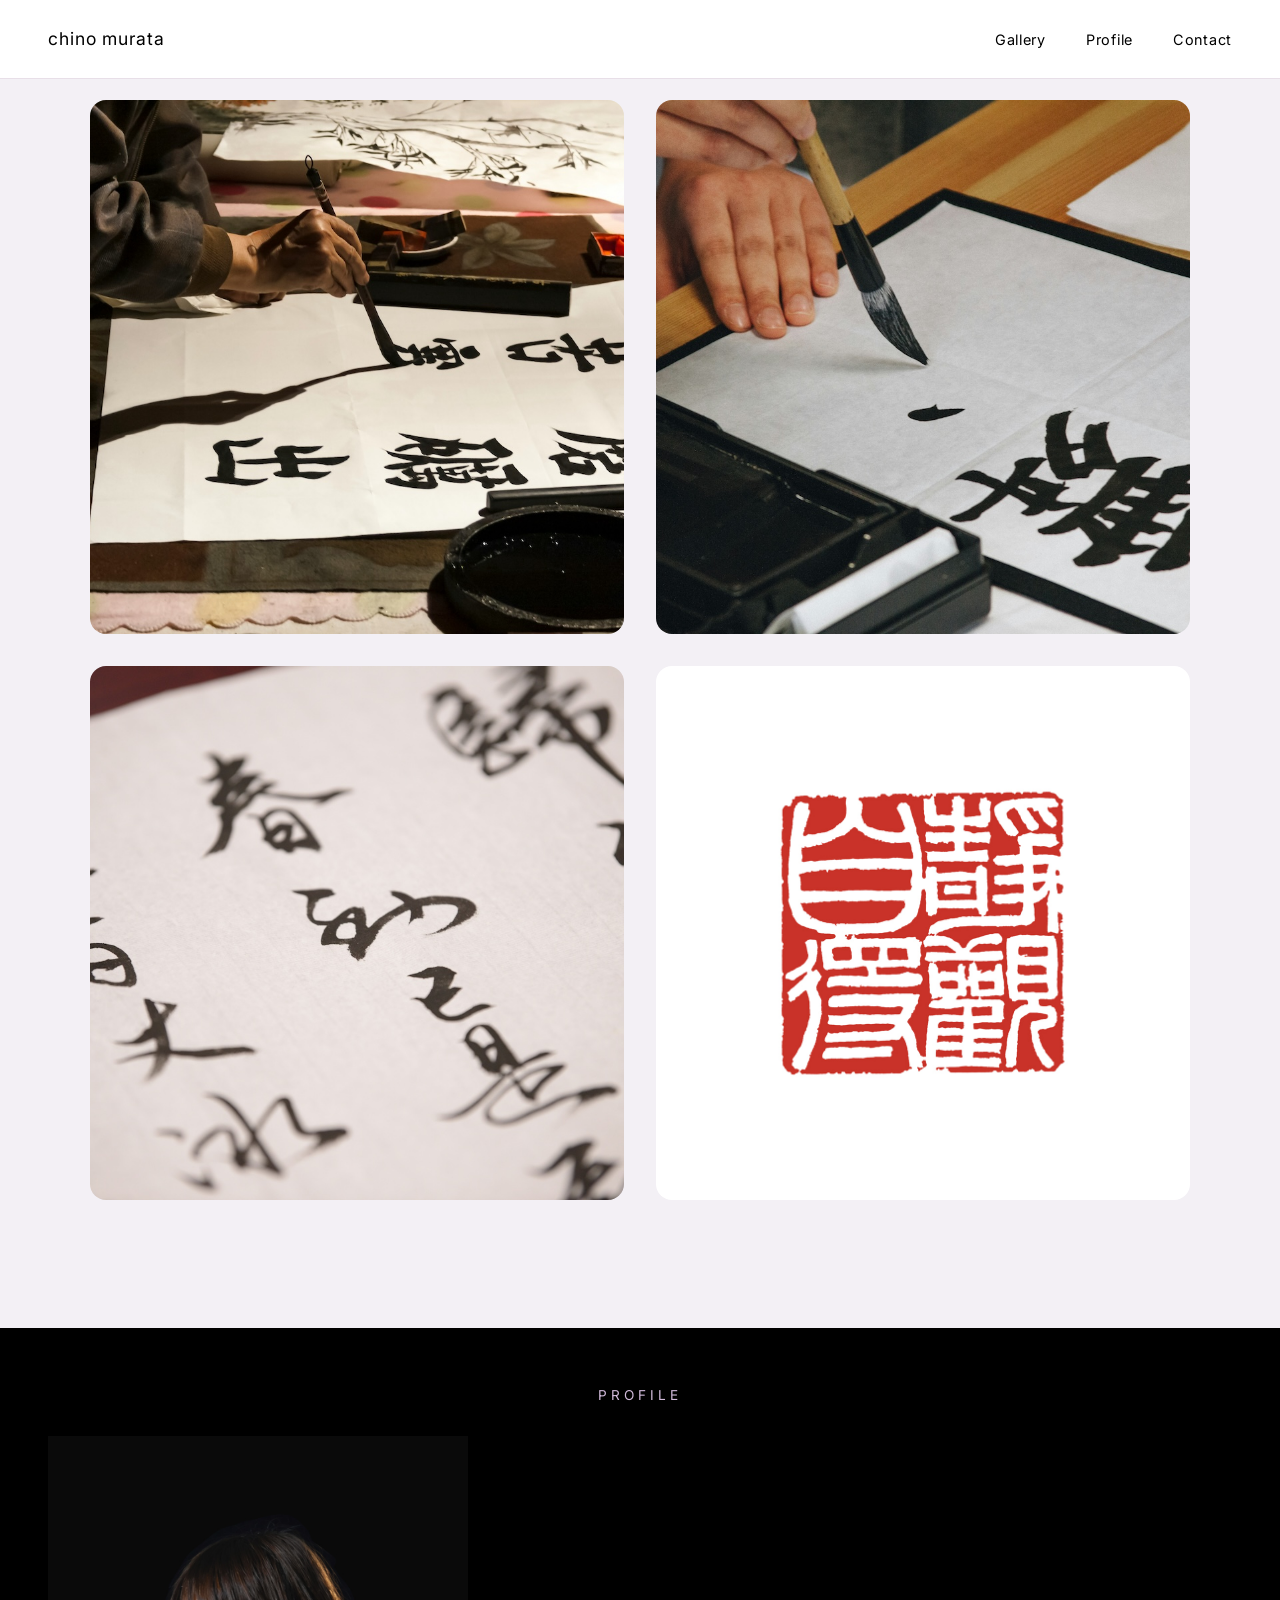
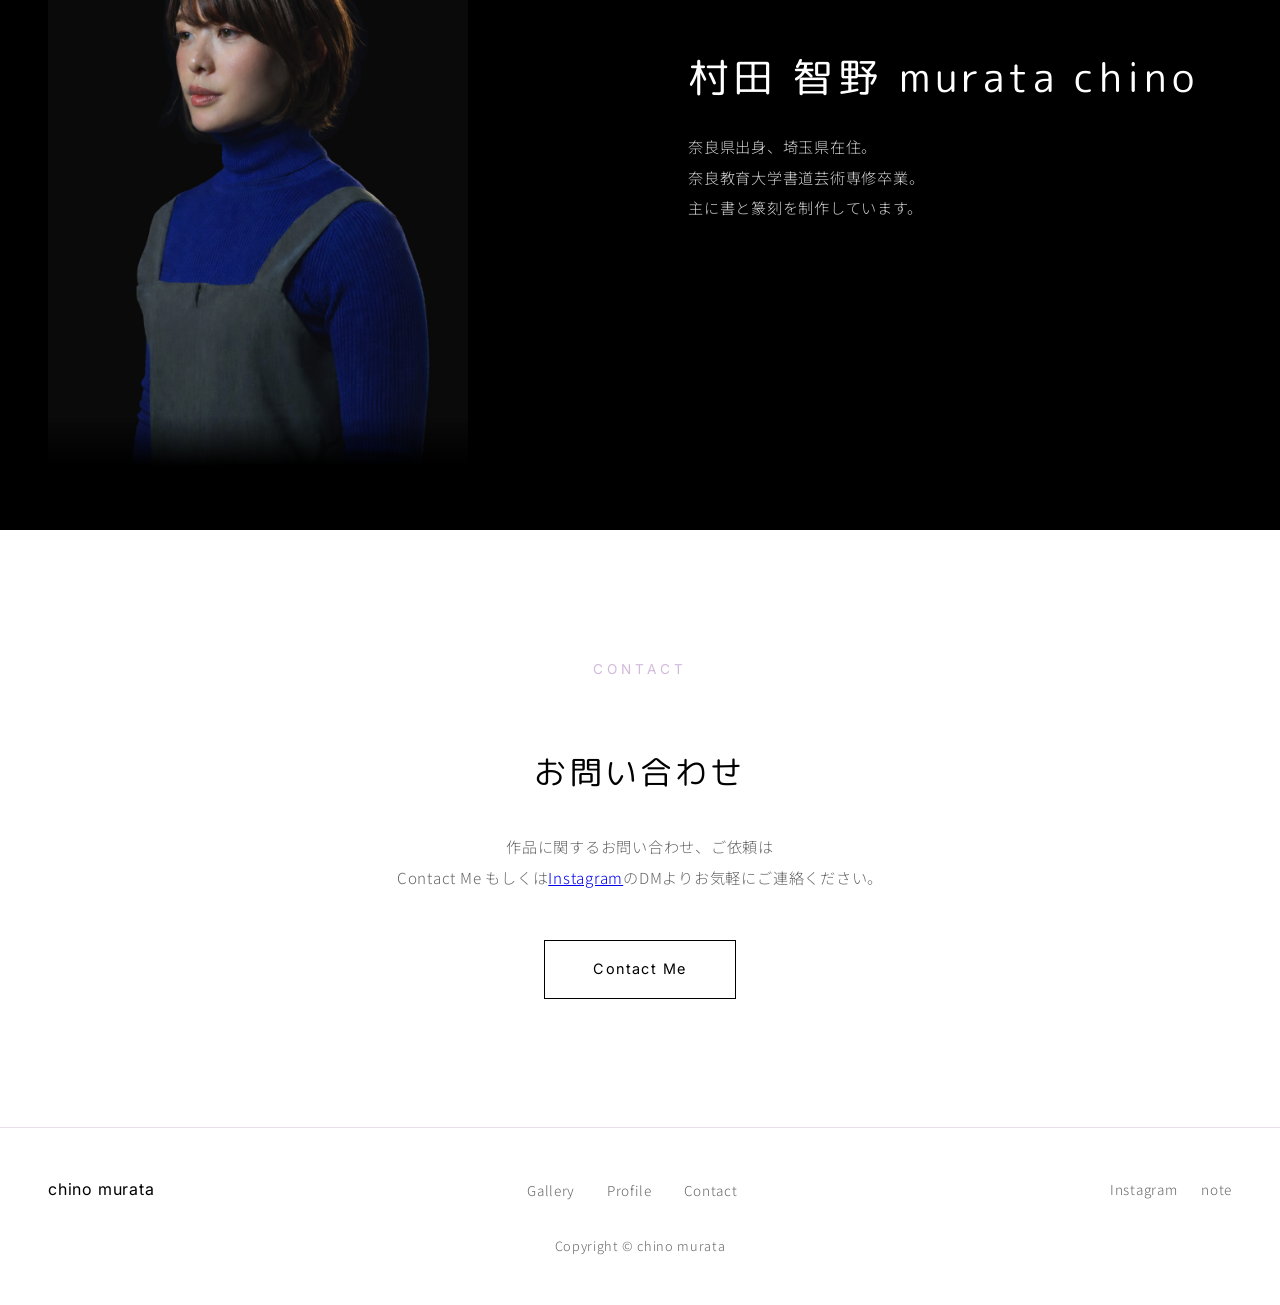
<file: index_backup.html>
<!DOCTYPE html>
<html lang="ja">
<head>
  <meta charset="UTF-8" />
  <meta name="viewport" content="width=device-width, initial-scale=1.0" />
  <title>Chino Murata | 書・篆刻</title>
  <link rel="icon" href="picture/favicon.ico" />
  <link rel="preconnect" href="https://fonts.googleapis.com" />
  <link rel="preconnect" href="https://fonts.gstatic.com" crossorigin />
  <link href="https://fonts.googleapis.com/css2?family=Noto+Sans+JP:wght@300;400;500;600&family=Inter:wght@300;400;500;600&family=M+PLUS+Rounded+1c:wght@400;500&display=swap" rel="stylesheet" />

  <link rel="stylesheet" href="style.css" />
</head>

<body>
  <!-- Header -->
  <header>
    <div class="header-content">
      <a href="#" class="logo">chino murata</a>
      <nav>
        <ul class="nav-list" id="navList">
          <li><a href="#gallery">Gallery</a></li>
          <li><a href="#profile">Profile</a></li>
          <li><a href="#contact">Contact</a></li>
        </ul>
      </nav>
      <button class="mobile-menu-button" id="mobileMenuButton" aria-controls="navList" aria-expanded="false" aria-label="open menu">☰</button>
    </div>
  </header>

  <!-- Gallery Section -->
  <section id="gallery" class="gallery-top">
    <div class="gallery-grid">

      <div class="gallery-item reveal">
        <img src="picture/sample_1.jpg" alt="書道作品1" />
        <div class="gallery-overlay">
          <h3>無題</h3>
        </div>
      </div>

      <div class="gallery-item reveal">
        <img src="picture/sample_2.jpg" alt="書道作品2" loading="lazy"/>
        <div class="gallery-overlay">
          <h3>無題</h3>
        </div>
      </div>

      <div class="gallery-item reveal">
        <img src="picture/sample_3.jpg" alt="書道作品3" loading="lazy"/>
        <div class="gallery-overlay">
          <h3>無題</h3>
        </div>
      </div>

      <div class="gallery-item reveal">
        <img src="picture/seikanjitoku.jpg" alt="書道作品4" loading="lazy"/>
        <div class="gallery-overlay">
          <h3>静観自得</h3>
        </div>
      </div>

    </div>
  </section>

  <!-- Profile Section -->
  <section id="profile" class="profile">
    <div class="section-title profile-title">Profile</div>
    <div class="profile-container">
      <div class="profile-image">
        <img src="picture/1.1_artistphoto.jpg" alt="murata chino" />
      </div>
      <div class="profile-content">
        <h2>村田 智野 murata chino</h2>
        <p>
          奈良県出身、埼玉県在住。<br />
          奈良教育大学書道芸術専修卒業。<br />
          主に書と篆刻を制作しています。
        </p>
      </div>
    </div>
  </section>

  <!-- Contact Section -->
  <section id="contact" class="contact">
    <div class="section-title">Contact</div>
    <div class="contact-content">
      <h2>お問い合わせ</h2>
      <p>
        作品に関するお問い合わせ、ご依頼は<br />
        Contact Me もしくは<a href="https://www.instagram.com/chino_murata/">Instagram</a>のDMよりお気軽にご連絡ください。
      </p>
      <a
        href="https://docs.google.com/forms/d/e/1FAIpQLSfYiP25j410rGIHICzYmb-r6kKbPRrgvNj50Bug_0qsInX5KQ/viewform"
        class="contact-button"
        target="_blank"
        rel="noopener noreferrer"
      >Contact Me</a>    
    </div>
  </section>

  <!-- Footer -->
  <footer>
    <div class="footer-content">
      <a href="#" class="footer-logo">chino murata</a>
      <ul class="footer-nav">
        <li><a href="#gallery">Gallery</a></li>
        <li><a href="#profile">Profile</a></li>
        <li><a href="#contact">Contact</a></li>
      </ul>
      <div class="social-links">
        <a href="https://www.instagram.com/chinomurata/" target="_blank" rel="noopener noreferrer">Instagram</a>
        <a href="https://note.com/chinomurata" target="_blank" rel="noopener noreferrer">note</a>
      </div>
    </div>
    <p class="copyright">Copyright © chino murata</p>
  </footer>

  <script src="script.js" defer></script>
</body>
</html>
</file>
<file: style.css>
:root {
  --black: #000;
  --white: #fff;
  --gray: #666;
  --light-gray: #f5f5f5;
  --lavender: #d1bada;
  --light-lavender: #f0ebf3;
  --border-color: #e8dfe8;

  /* Layout constants */
  --header-height: 54px;
  --section-padding: 8rem 3rem;
}

* {
  margin: 0;
  padding: 0;
  box-sizing: border-box;
}

body {
  font-family: "Noto Sans JP", "Inter", -apple-system, sans-serif;
  background-color: var(--white);
  color: var(--black);
  line-height: 1.7;
}

/* ===================================
   Header
   =================================== */
header {
  position: fixed;
  top: 0;
  left: 0;
  right: 0;
  background: rgba(255, 255, 255, 0.98);
  border-bottom: 1px solid var(--border-color);
  z-index: 1000;
  backdrop-filter: blur(10px);
}

.header-content {
  max-width: 1400px;
  margin: 0 auto;
  padding: 1.5rem 3rem;
  display: flex;
  justify-content: space-between;
  align-items: center;
}

.logo {
  font-family: "Inter", sans-serif;
  font-size: 1.1rem;
  font-weight: 400;
  letter-spacing: 0.05em;
  text-decoration: none;
  color: var(--black);
}

nav ul {
  display: flex;
  gap: 2.5rem;
  list-style: none;
}

nav a {
  font-family: "Inter", sans-serif;
  color: var(--black);
  text-decoration: none;
  font-size: 0.9rem;
  letter-spacing: 0.05em;
  transition: opacity 0.3s ease;
  font-weight: 400;
}

nav a:hover {
  opacity: 0.5;
}

/* ===================================
   Section Common Styles
   =================================== */
section {
  padding: var(--section-padding);
  margin: 0;
  max-width: none;
}

.section-title {
  font-family: "Inter", sans-serif;
  font-size: 0.85rem;
  letter-spacing: 0.3em;
  font-weight: 400;
  margin-bottom: 4rem;
  text-align: center;
  text-transform: uppercase;
  color: var(--lavender);
}

/* ===================================
   Gallery Section
   =================================== */
.gallery-top {
  padding-top: 100px;
  background: #f3f0f5;
}

.gallery-grid {
  display: flex;
  flex-direction: column;
  gap: 24px;
  max-width: 900px;
  margin: 0 auto;
}

.gallery-item {
  position: relative;
  width: 100%;
  aspect-ratio: 1 / 1;
  overflow: hidden;
  cursor: pointer;
  /* Adjustable: 12-20px */
  border-radius: 16px;
  -webkit-tap-highlight-color: transparent;
}

.gallery-overlay {
  position: absolute;
  inset: 0;
  background: rgba(0, 0, 0, 0.55);
  color: #fff;
  display: flex;
  flex-direction: column;
  justify-content: flex-end;
  padding: 1.5rem;
  opacity: 0;
  transition: opacity 0.4s ease
}

.gallery-item img {
  width: 100%;
  height: 100%;
  object-fit: cover;
  transition: transform 0.6s ease;
}

.gallery-item:hover img {
  transform: scale(1.05);
}

/* Apply hover effect only on devices that support hover (desktop) */
@media (hover: hover) and (pointer: fine) {
  .gallery-item:hover .gallery-overlay {
    opacity: 1;
  }
}

/* Mobile: Show overlay on tap */
.gallery-item.is-active .gallery-overlay {
  opacity: 1;
  border-radius: inherit;
}

/* ===================================
   Profile Section
   =================================== */
.profile {
  background: var(--black);
}

.profile-container {
  display: grid;
  grid-template-columns: 1fr 1fr;
  gap: 6rem;
  align-items: center;
  max-width: 1200px;
  margin: 0 auto;
}

.profile-image {
  width: 100%;
}

.profile-image img {
  width: 100%;
  height: auto;
  display: block;

  -webkit-mask-image: linear-gradient(to bottom, #000 0%, #000 92%, transparent 100%);
  mask-image: linear-gradient(to bottom, #000 0%, #000 92%, transparent 100%); 
}

.profile-content h2 {
  font-family: "M PLUS Rounded 1c", "Noto Sans JP", sans-serif;
  font-weight: 400;
  margin-bottom: 2rem;
  color: var(--white);

  white-space: nowrap;
  font-size: clamp(22px, 4.2vw, 40px);
  letter-spacing: clamp(0.01em, 0.6vw, 0.12em);
  line-height: 1.1;

  /* Prevent forced line breaks from overriding nowrap */
  overflow-wrap: normal;
  word-break: normal;
}

.profile-content p {
  font-size: 0.95rem;
  line-height: 2;
  letter-spacing: 0.05em;
  margin-bottom: 1.5rem;
  font-weight: 300;
  color: rgba(255, 255, 255, 0.8);
}

.section-title.profile-title {
  color: var(--lavender);
}

#profile {
  scroll-margin-top: var(--header-height);
  /* top, left/right, bottom */
  padding: 3.5rem 3rem 4rem;
}

#profile .section-title {
  margin-bottom: 1.8rem; 
}

.profile-image {
  max-width: 420px;
}

/* ===================================
   Contact Section
   =================================== */
.contact {
  text-align: center;
  background: var(--white);
}

.contact-content {
  max-width: 600px;
  margin: 0 auto;
}

.contact h2 {
  font-family: "M PLUS Rounded 1c", "Noto Sans JP", sans-serif;
  font-size: 2rem;
  font-weight: 400;
  letter-spacing: 0.1em;
  margin-bottom: 2rem;
}

.contact p {
  font-size: 0.95rem;
  line-height: 2;
  letter-spacing: 0.05em;
  margin-bottom: 3rem;
  font-weight: 300;
  color: var(--gray);
}

.contact-button {
  font-family: "Inter", sans-serif;
  display: inline-block;
  color: var(--black);
  text-decoration: none;
  font-size: 0.9rem;
  letter-spacing: 0.1em;
  padding: 1rem 3rem;
  border: 1px solid var(--black);
  transition: all 0.3s ease;
  font-weight: 400;
}

.contact-button:hover {
  background: var(--lavender);
  color: var(--white);
  border-color: var(--lavender);
}

/* ===================================
   Footer
   =================================== */
footer {
  padding: 3rem;
  text-align: center;
  border-top: 1px solid var(--border-color);
}

.footer-content {
  max-width: 1400px;
  margin: 0 auto;
  display: flex;
  justify-content: space-between;
  align-items: center;
}

.footer-logo {
  font-family: "Inter", sans-serif;
  font-size: 1rem;
  font-weight: 400;
  letter-spacing: 0.05em;
  text-decoration: none;
  color: var(--black);
}

.footer-nav {
  display: flex;
  gap: 2rem;
  list-style: none;
}

.footer-nav a {
  color: var(--gray);
  text-decoration: none;
  font-size: 0.85rem;
  letter-spacing: 0.05em;
  transition: opacity 0.3s ease;
  font-weight: 300;
}

.footer-nav a:hover {
  opacity: 0.5;
}

.copyright {
  margin-top: 2rem;
  font-size: 0.8rem;
  color: var(--gray);
  letter-spacing: 0.05em;
  font-weight: 300;
}

.social-links {
  display: flex;
  gap: 1.5rem;
}

.social-links a {
  color: var(--gray);
  text-decoration: none;
  font-size: 0.85rem;
  letter-spacing: 0.05em;
  transition: opacity 0.3s ease;
  font-weight: 300;
}

.social-links a:hover {
  opacity: 0.5;
}

/* ===================================
   Mobile Menu
   =================================== */
.mobile-menu-button {
  display: none;
  background: none;
  border: none;
  font-size: 1.5rem;
  cursor: pointer;
  color: var(--black);
}

/* ===================================
   Responsive
   =================================== */

/* Tablet */
@media (max-width: 1024px) {
  .profile-container {
    gap: 4rem;
  }
}

/* Desktop Gallery Layout */
@media (min-width: 769px) {
  .gallery-grid {
    display: grid;
    grid-template-columns: repeat(2, 1fr);
    gap: 32px;
    max-width: 1100px;
  }
}

/* Mobile */
@media (max-width: 768px) {

  /* Header / Navigation */
  .header-content {
    padding: 1rem 1.5rem;
  }

  nav ul {
    display: none;
  }

  nav ul.is-open {
    display: flex;
    flex-direction: column;
    position: absolute;
    top: 100%;
    left: 0;
    right: 0;
    background: var(--white);
    padding: 2rem;
    border-bottom: 1px solid var(--border-color);
    gap: 1.5rem;
  }

  .mobile-menu-button {
    display: block;
  }

  /* Layout */
  section {
    padding: 5rem 1.5rem;
  }

  .gallery-top {
    padding-top: 80px;
  }

  .gallery-grid {
    max-width: 100%;
    padding: 0 1rem;
  }

  .profile-container {
    grid-template-columns: 1fr;
    gap: 3rem;
  }

  /* Profile */
  .profile-image {
    max-width: 420px;
    margin: 0 auto;
  }

  /* Footer */
  .footer-content {
    flex-direction: column;
    gap: 2rem;
  }

  .footer-nav {
    flex-wrap: wrap;
    justify-content: center;
  }
}

/* ===================================
   Scroll Reveal
   =================================== */

/* Initial state (hidden) */
.reveal {
  opacity: 0;
  transform: translateY(20px);
  transition:
    opacity 0.8s ease-out,
    transform 0.8s ease-out;
  will-change: opacity, transform;
}

/* Visible state */
.reveal.is-visible {
  opacity: 1;
  transform: translateY(0);
}

/* Respect user's motion preferences */
@media (prefers-reduced-motion: reduce) {
  .reveal {
    transition: none;
    transform: none;
  }
}
</file>
